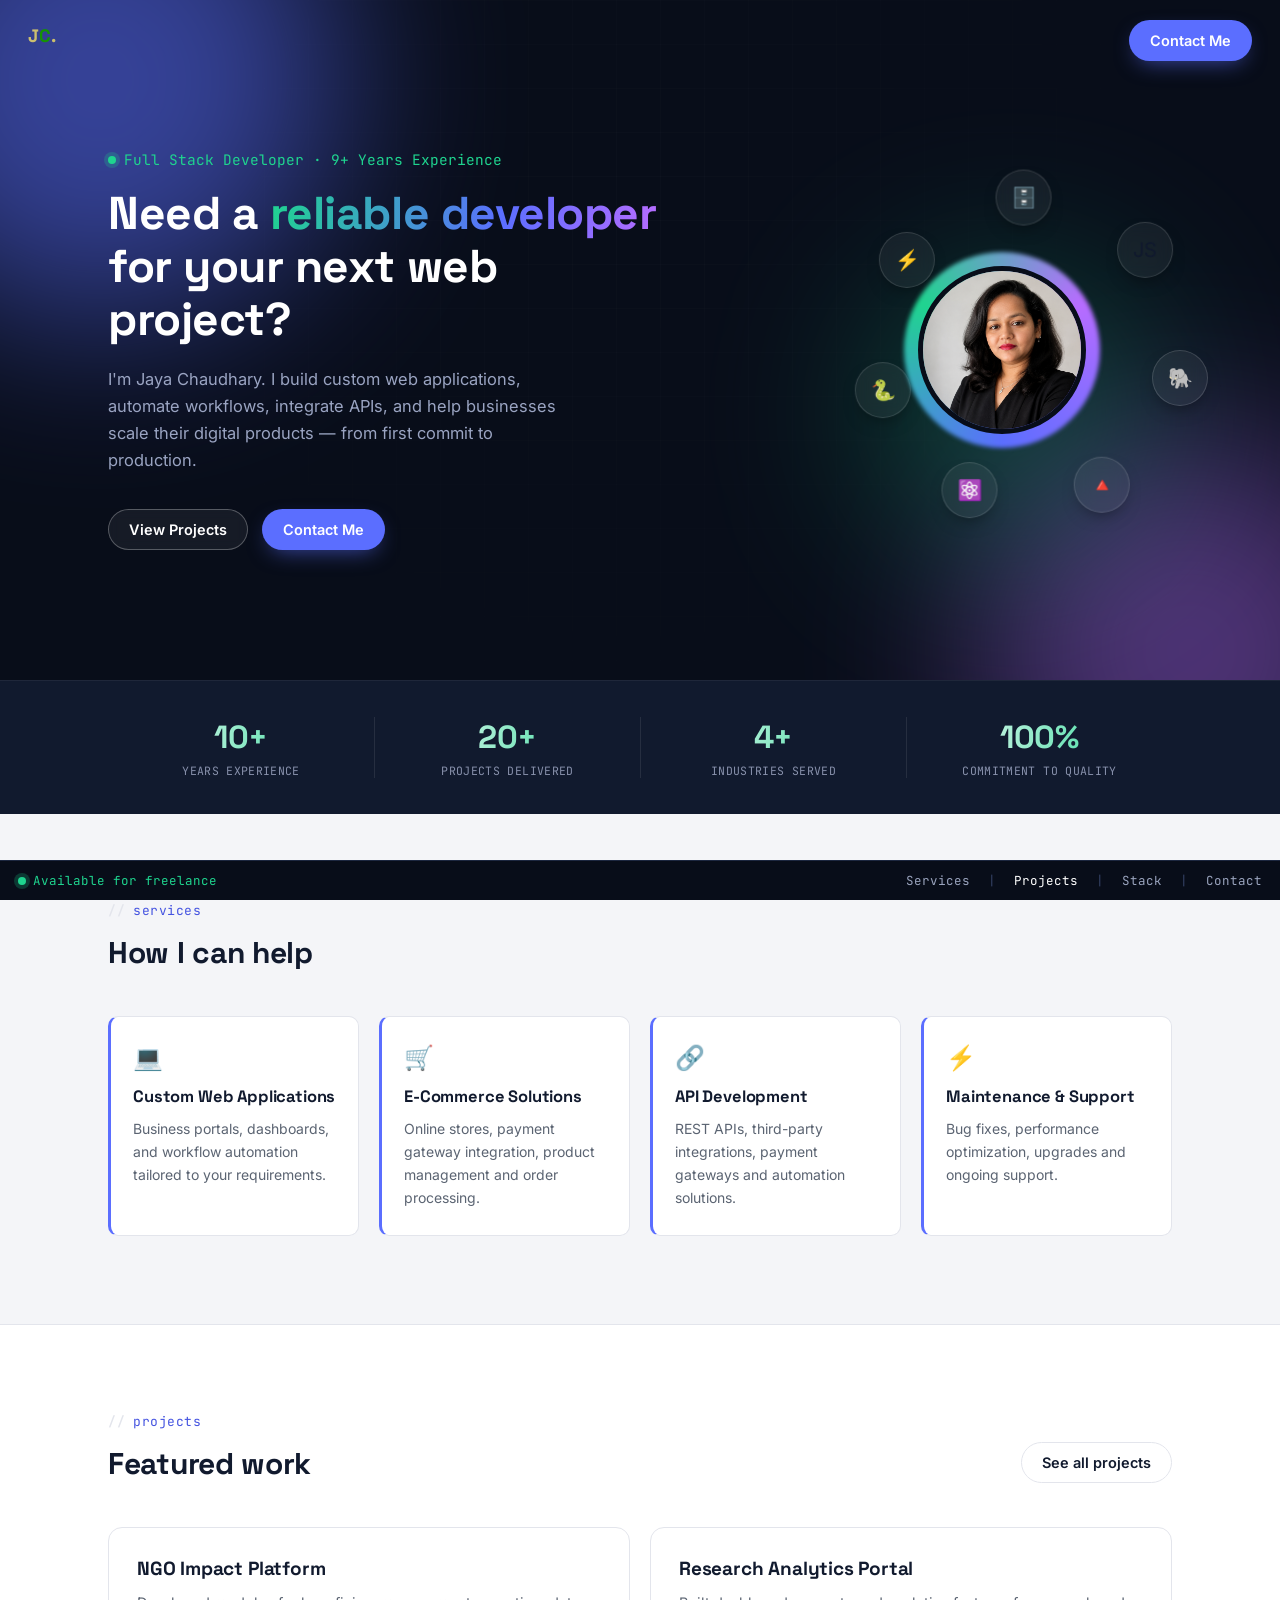
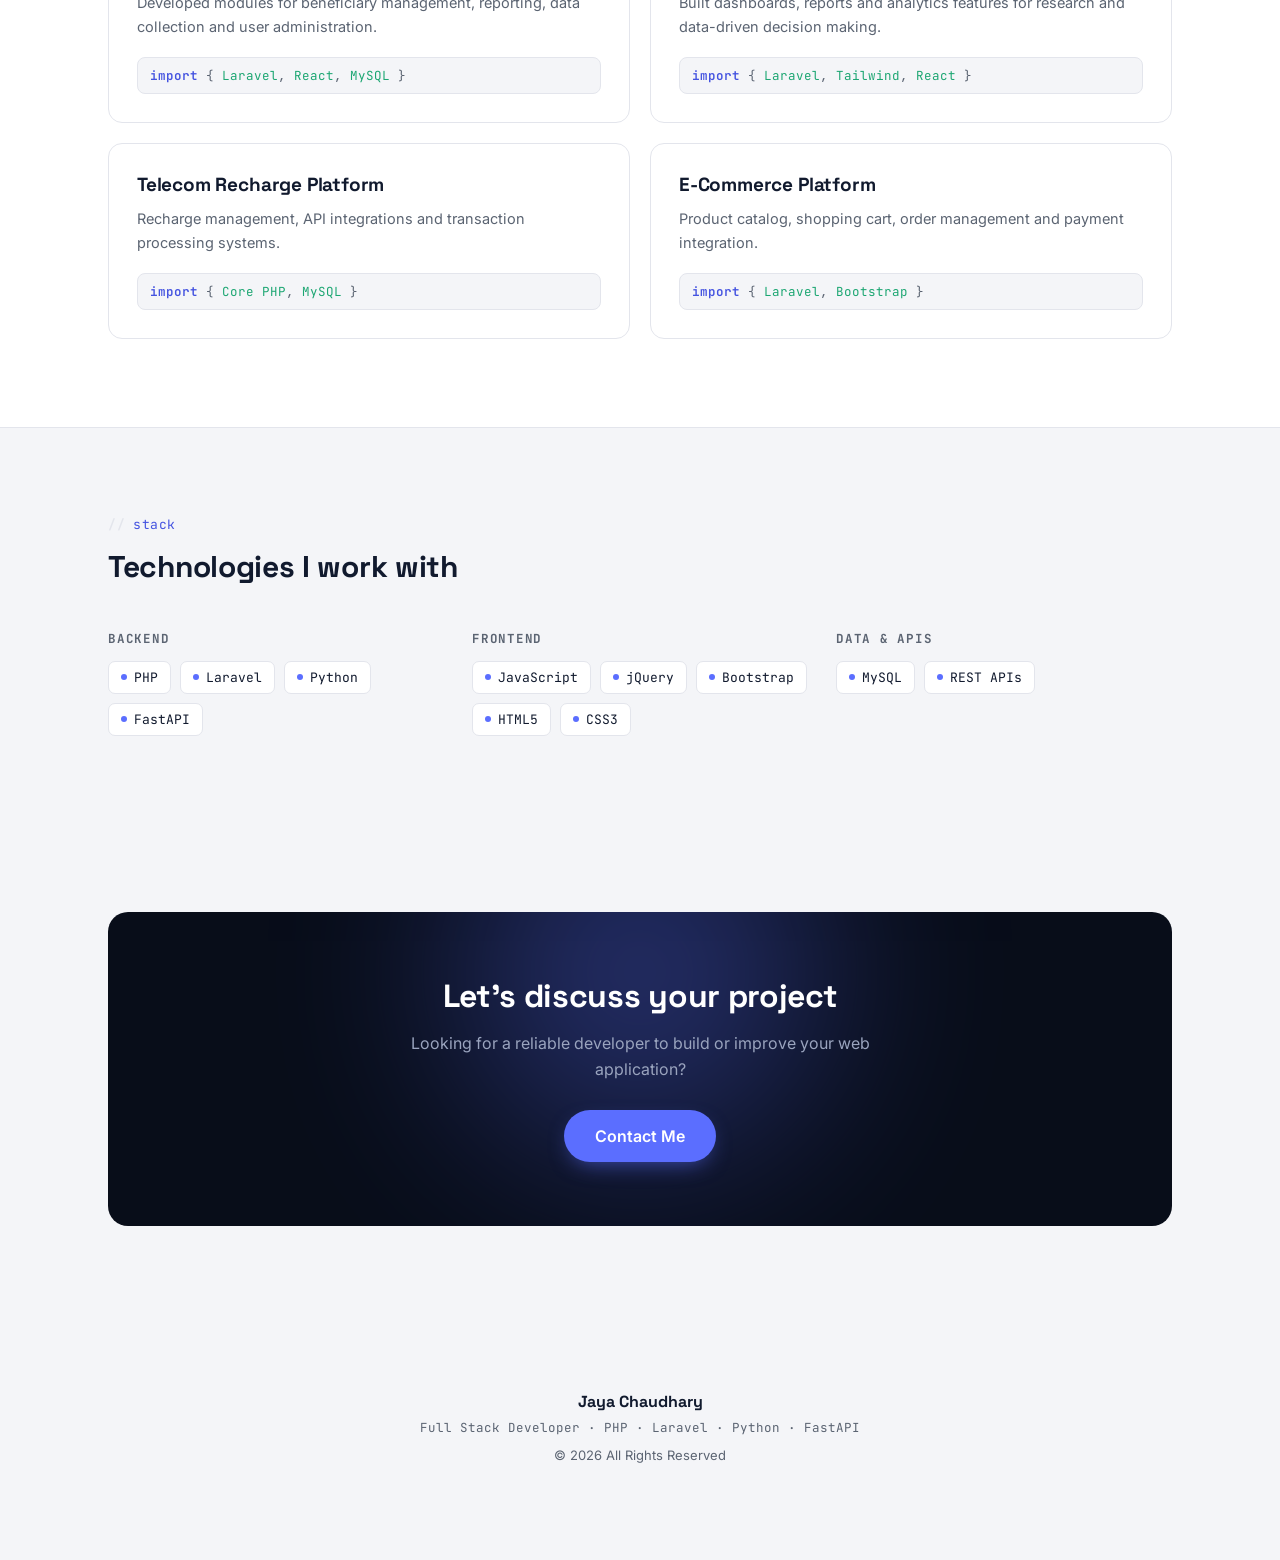
<file: index.html>
<!DOCTYPE html>
<html lang="en">
<head>
<meta charset="UTF-8">
<meta name="viewport" content="width=device-width, initial-scale=1.0">
<title>Jaya Chaudhary — Full Stack Developer</title>
<link rel="preconnect" href="https://fonts.googleapis.com">
<link rel="preconnect" href="https://fonts.gstatic.com" crossorigin>
<link href="https://fonts.googleapis.com/css2?family=Space+Grotesk:wght@400;500;600;700&family=Inter:wght@400;500;600;700&family=JetBrains+Mono:wght@400;500;600&display=swap" rel="stylesheet">
<link href="css/style.css" rel="stylesheet">
</head>
<body>

<div class="top-mark">J<span>C</span>.</div>
<div class="top-cta">
  <a class="btn btn-primary" href="https://wa.me/918285559359?text=Hello%20I%20want%20to%20connect" target="_blank">Contact Me</a>
</div>

<!-- HERO -->
<section class="hero dark-banner">
  <div class="blob blob-1"></div>
  <div class="blob blob-2"></div>
  <div class="blob blob-3"></div>
  <div class="grid-overlay"></div>

  <div class="wrap hero-grid">
    <div>
      <div class="role"><span class="dot-live"></span>Full Stack Developer · 9+ Years Experience</div>
      <h1>Need a <span class="grad">reliable developer</span> for your next web project?</h1>
      <p class="lead">
        I'm Jaya Chaudhary. I build custom web applications, automate workflows,
        integrate APIs, and help businesses scale their digital products —
        from first commit to production.
      </p>
      <div class="hero-ctas">
        <a class="btn btn-outline" href="projects.html">View Projects</a>
        <a class="btn btn-primary" href="https://wa.me/918285559359?text=Hello%20I%20want%20to%20connect" target="_blank">Contact Me</a>
      </div>
    </div>

    <div class="orbit-wrap">
      <div class="orbit-ring">
        <div class="icon-slot" style="--angle:0deg;">
          <div class="icon-inner"><div class="chip-badge">🐘<span class="tag">PHP</span></div></div>
        </div>
        <div class="icon-slot" style="--angle:51.4deg;">
          <div class="icon-inner"><div class="chip-badge">🔺<span class="tag">Laravel</span></div></div>
        </div>
        <div class="icon-slot" style="--angle:102.8deg;">
          <div class="icon-inner"><div class="chip-badge">⚛️<span class="tag">React</span></div></div>
        </div>
        <div class="icon-slot" style="--angle:154.2deg;">
          <div class="icon-inner"><div class="chip-badge">🐍<span class="tag">Python</span></div></div>
        </div>
        <div class="icon-slot" style="--angle:205.6deg;">
          <div class="icon-inner"><div class="chip-badge">⚡<span class="tag">FastAPI</span></div></div>
        </div>
        <div class="icon-slot" style="--angle:257deg;">
          <div class="icon-inner"><div class="chip-badge">🗄️<span class="tag">MySQL</span></div></div>
        </div>
        <div class="icon-slot" style="--angle:308.4deg;">
          <div class="icon-inner"><div class="chip-badge">JS<span class="tag">JavaScript</span></div></div>
        </div>
      </div>
      <div class="avatar-core">
        <div class="avatar-glow"></div>
        <img src="/images/profile-photo.png" alt="Jaya Chaudhary">
      </div>
    </div>
  </div>
</section>

<!-- STATS -->
<section class="stats">
  <div class="wrap">
    <div class="stat"><h3>10+</h3><div class="label">YEARS EXPERIENCE</div></div>
    <div class="stat"><h3>20+</h3><div class="label">PROJECTS DELIVERED</div></div>
    <div class="stat"><h3>4+</h3><div class="label">INDUSTRIES SERVED</div></div>
    <div class="stat"><h3>100%</h3><div class="label">COMMITMENT TO QUALITY</div></div>
  </div>
</section>

<!-- SERVICES -->
<section class="block reveal" id="services">
  <div class="wrap">
    <div class="block-head">
      <div>
        <div class="eyebrow">services</div>
        <h2>How I can help</h2>
      </div>
    </div>
    <div class="services-grid">
      <div class="service-card">
        <span class="icon">💻</span>
        <h4>Custom Web Applications</h4>
        <p>Business portals, dashboards, and workflow automation tailored to your requirements.</p>
      </div>
      <div class="service-card">
        <span class="icon">🛒</span>
        <h4>E-Commerce Solutions</h4>
        <p>Online stores, payment gateway integration, product management and order processing.</p>
      </div>
      <div class="service-card">
        <span class="icon">🔗</span>
        <h4>API Development</h4>
        <p>REST APIs, third-party integrations, payment gateways and automation solutions.</p>
      </div>
      <div class="service-card">
        <span class="icon">⚡</span>
        <h4>Maintenance & Support</h4>
        <p>Bug fixes, performance optimization, upgrades and ongoing support.</p>
      </div>
    </div>
  </div>
</section>

<!-- FEATURED PROJECTS -->
<section class="block reveal" id="projects" style="background:var(--panel); border-top:1px solid var(--border); border-bottom:1px solid var(--border);">
  <div class="wrap">
    <div class="block-head">
      <div>
        <div class="eyebrow">projects</div>
        <h2>Featured work</h2>
      </div>
      <a class="btn btn-outline on-light" href="projects.html">See all projects</a>
    </div>
    <div class="projects-grid">
      <div class="project-card">
        <h3>NGO Impact Platform</h3>
        <p>Developed modules for beneficiary management, reporting, data collection and user administration.</p>
        <div class="import-line"><span class="kw">import</span> { <span class="mod">Laravel</span>, <span class="mod">React</span>, <span class="mod">MySQL</span> }</div>
      </div>
      <div class="project-card">
        <h3>Research Analytics Portal</h3>
        <p>Built dashboards, reports and analytics features for research and data-driven decision making.</p>
        <div class="import-line"><span class="kw">import</span> { <span class="mod">Laravel</span>, <span class="mod">Tailwind</span>, <span class="mod">React</span> }</div>
      </div>
      <div class="project-card">
        <h3>Telecom Recharge Platform</h3>
        <p>Recharge management, API integrations and transaction processing systems.</p>
        <div class="import-line"><span class="kw">import</span> { <span class="mod">Core PHP</span>, <span class="mod">MySQL</span> }</div>
      </div>
      <div class="project-card">
        <h3>E-Commerce Platform</h3>
        <p>Product catalog, shopping cart, order management and payment integration.</p>
        <div class="import-line"><span class="kw">import</span> { <span class="mod">Laravel</span>, <span class="mod">Bootstrap</span> }</div>
      </div>
    </div>
  </div>
</section>

<!-- STACK -->
<section class="block reveal" id="stack">
  <div class="wrap">
    <div class="block-head">
      <div>
        <div class="eyebrow">stack</div>
        <h2>Technologies I work with</h2>
      </div>
    </div>
    <div class="stack-groups">
      <div class="stack-group">
        <h4>Backend</h4>
        <div class="chip-row">
          <span class="chip">PHP</span>
          <span class="chip">Laravel</span>
          <span class="chip">Python</span>
          <span class="chip">FastAPI</span>
        </div>
      </div>
      <div class="stack-group">
        <h4>Frontend</h4>
        <div class="chip-row">
          <span class="chip">JavaScript</span>
          <span class="chip">jQuery</span>
          <span class="chip">Bootstrap</span>
          <span class="chip">HTML5</span>
          <span class="chip">CSS3</span>
        </div>
      </div>
      <div class="stack-group">
        <h4>Data & APIs</h4>
        <div class="chip-row">
          <span class="chip">MySQL</span>
          <span class="chip">REST APIs</span>
        </div>
      </div>
    </div>
  </div>
</section>

<!-- CTA -->
<section class="block reveal">
  <div class="wrap">
    <div class="cta-block">
      <h2>Let's discuss your project</h2>
      <p>Looking for a reliable developer to build or improve your web application?</p>
      <a class="btn btn-primary btn-lg" href="https://wa.me/918285559359?text=Hello%20I%20want%20to%20connect" target="_blank">Contact Me</a>
    </div>
  </div>
</section>

<footer>
  <div class="wrap">
    <h5>Jaya Chaudhary</h5>
    <p class="stack-line mono">Full Stack Developer · PHP · Laravel · Python · FastAPI</p>
    <p>© 2026 All Rights Reserved</p>
  </div>
</footer>

<!-- STATUS BAR (nav) -->
<div class="status-bar">
  <div class="status-left">
    <span class="live"><span class="dot-live"></span>Available for freelance</span>
  </div>
  <div class="status-right">
    <a href="#services" class="hide-mobile">Services</a>
    <span class="status-sep hide-mobile">|</span>
    <a href="#projects" class="active">Projects</a>
    <span class="status-sep">|</span>
    <a href="#stack" class="hide-mobile">Stack</a>
    <span class="status-sep hide-mobile">|</span>
    <a href="https://wa.me/918285559359?text=Hello%20I%20want%20to%20connect" target="_blank">Contact</a>
  </div>
</div>

<script src="js/script.js"></script>
</body>
</html>
</file>
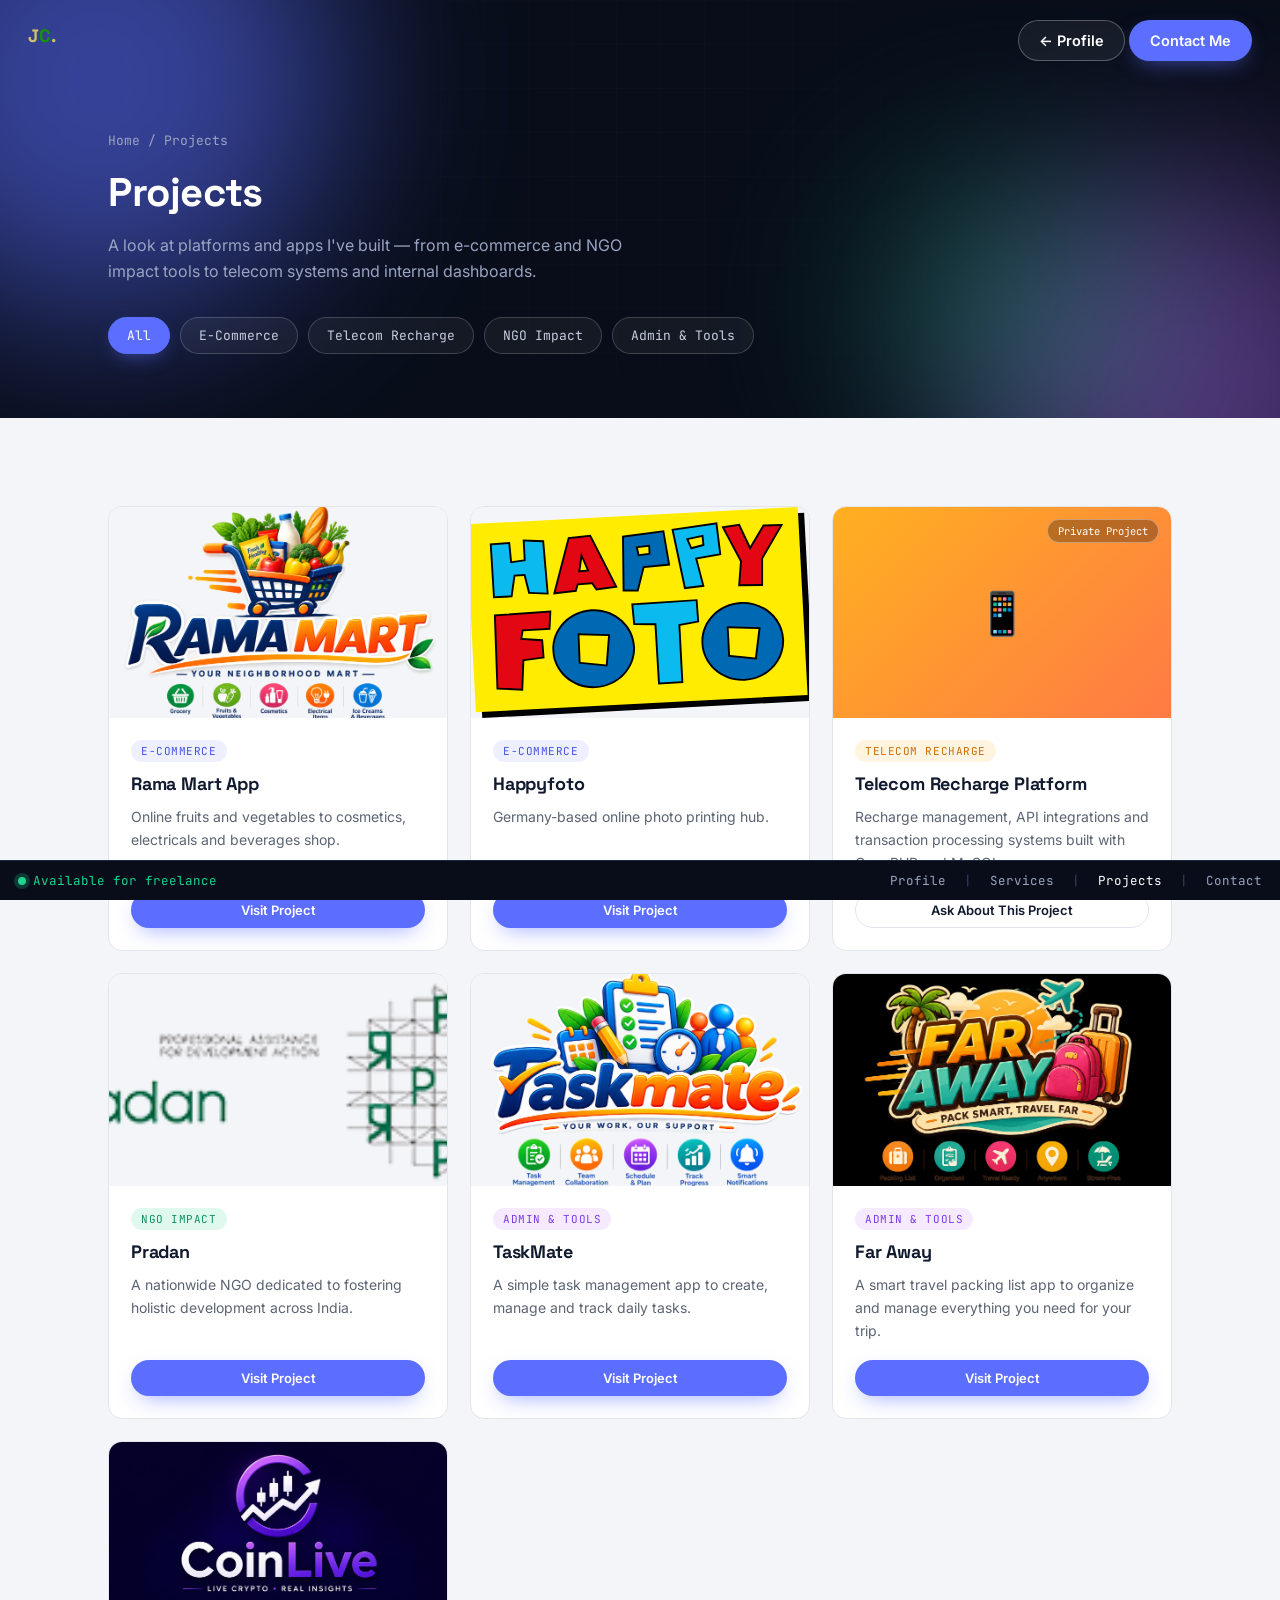
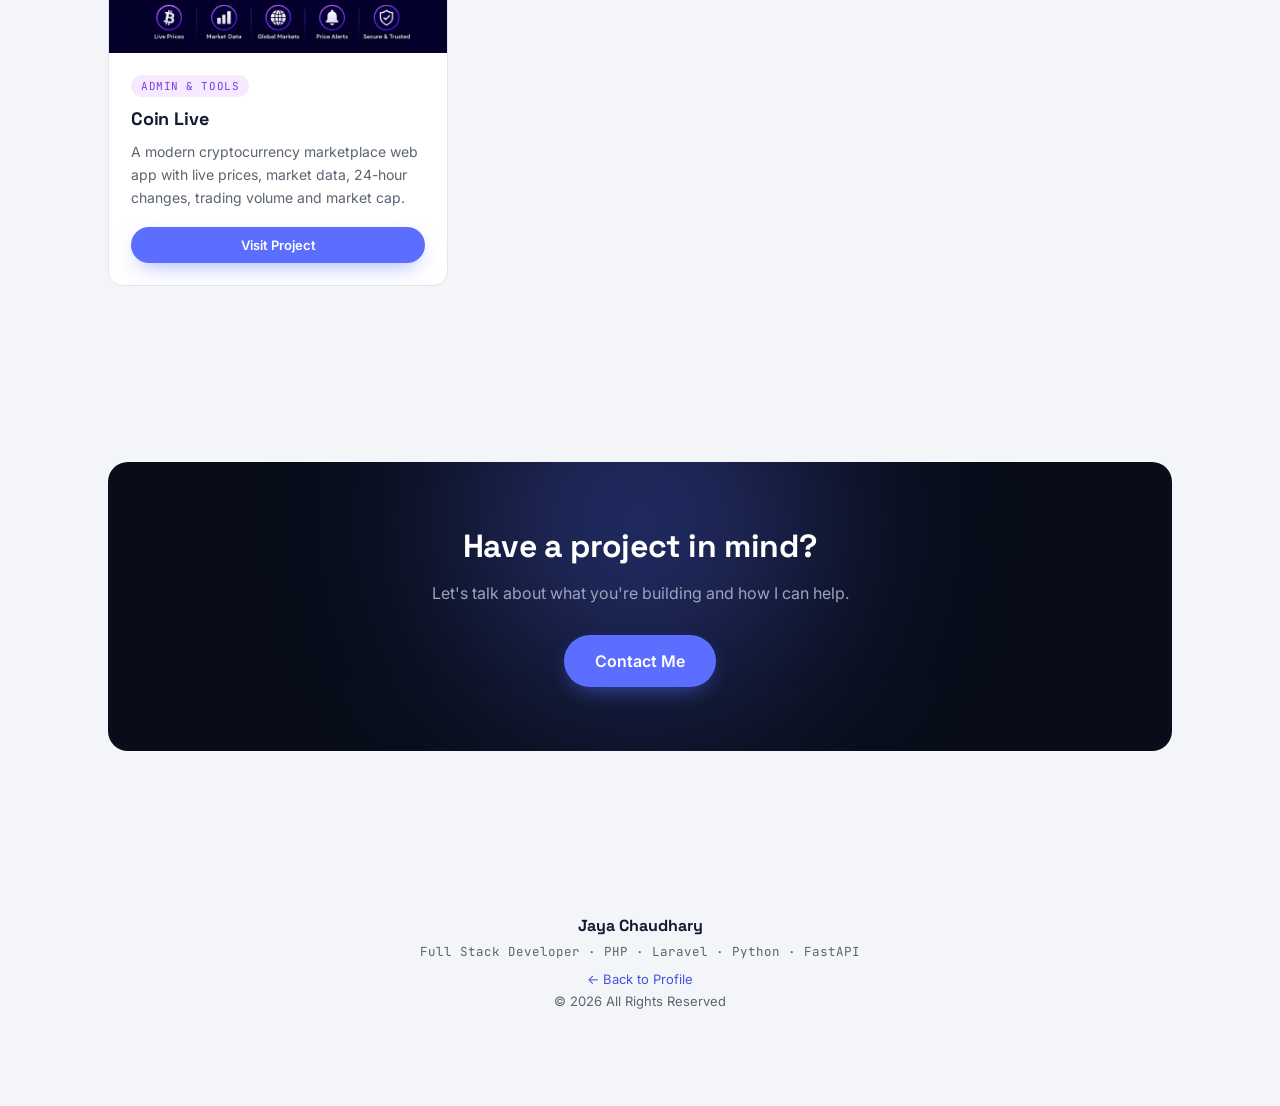
<file: projects.html>
<!DOCTYPE html>
<html lang="en">
<head>
<meta charset="UTF-8">
<meta name="viewport" content="width=device-width, initial-scale=1.0">
<title>Projects — Jaya Chaudhary</title>
<link rel="preconnect" href="https://fonts.googleapis.com">
<link rel="preconnect" href="https://fonts.gstatic.com" crossorigin>
<link href="https://fonts.googleapis.com/css2?family=Space+Grotesk:wght@400;500;600;700&family=Inter:wght@400;500;600;700&family=JetBrains+Mono:wght@400;500;600&display=swap" rel="stylesheet">
<link href="css/style.css" rel="stylesheet">
</head>
<body>

<a class="top-mark" href="index.html">J<span>C</span>.</a>
<div class="top-cta">
  <a class="btn btn-outline" href="index.html">← Profile</a>
  <a class="btn btn-primary" href="https://wa.me/918285559359?text=Hello%20I%20want%20to%20connect" target="_blank">Contact Me</a>
</div>

<!-- PAGE BANNER -->
<section class="hero-sm dark-banner">
  <div class="blob blob-1"></div>
  <div class="blob blob-2"></div>
  <div class="blob blob-3"></div>
  <div class="grid-overlay"></div>

  <div class="wrap">
    <div class="breadcrumb-line"><a href="index.html">Home</a> <span>/</span> <span>Projects</span></div>
    <h1>Projects</h1>
    <p class="lead">A look at platforms and apps I've built — from e-commerce and NGO impact tools to telecom systems and internal dashboards.</p>

    <div class="filter-bar">
      <button class="filter-pill active" data-tab="all">All</button>
      <button class="filter-pill" data-tab="ecommerce">E-Commerce</button>
      <button class="filter-pill" data-tab="telecom">Telecom Recharge</button>
      <button class="filter-pill" data-tab="ngo">NGO Impact</button>
      <button class="filter-pill" data-tab="admin">Admin & Tools</button>
    </div>
  </div>
</section>

<!-- PROJECTS -->
<section class="block">
  <div class="wrap">

    <!-- ALL -->
    <div class="projects-page-grid is-active" id="panel-all">

      <div class="proj-card">
        <img src="images/project1.png" class="proj-thumb" alt="Rama Mart App">
        <div class="proj-body">
          <span class="proj-cat cat-ecommerce">E-Commerce</span>
          <h3>Rama Mart App</h3>
          <p>Online fruits and vegetables to cosmetics, electricals and beverages shop.</p>
          <div class="proj-actions">
            <a class="btn btn-primary btn-sm btn-block" href="https://rama-mart.vercel.app/" target="_blank">Visit Project</a>
          </div>
        </div>
      </div>

      <div class="proj-card">
        <img src="images/project6.svg" class="proj-thumb" alt="Happyfoto">
        <div class="proj-body">
          <span class="proj-cat cat-ecommerce">E-Commerce</span>
          <h3>Happyfoto</h3>
          <p>Germany-based online photo printing hub.</p>
          <div class="proj-actions">
            <a class="btn btn-primary btn-sm btn-block" href="https://www.happyfoto.at/" target="_blank">Visit Project</a>
          </div>
        </div>
      </div>

      <div class="proj-card">
        <div class="proj-thumb-fallback fb-telecom">📱<span class="proj-badge">Private Project</span></div>
        <div class="proj-body">
          <span class="proj-cat cat-telecom">Telecom Recharge</span>
          <h3>Telecom Recharge Platform</h3>
          <p>Recharge management, API integrations and transaction processing systems built with Core PHP and MySQL.</p>
          <div class="proj-actions">
            <a class="btn btn-outline on-light btn-sm btn-block" href="https://wa.me/918285559359?text=Hi%2C%20I%27d%20like%20to%20know%20more%20about%20the%20Telecom%20Recharge%20Platform%20project" target="_blank">Ask About This Project</a>
          </div>
        </div>
      </div>

      <div class="proj-card">
        <img src="images/project5.png" class="proj-thumb" alt="Pradan">
        <div class="proj-body">
          <span class="proj-cat cat-ngo">NGO Impact</span>
          <h3>Pradan</h3>
          <p>A nationwide NGO dedicated to fostering holistic development across India.</p>
          <div class="proj-actions">
            <a class="btn btn-primary btn-sm btn-block" href="https://www.pradan.net/" target="_blank">Visit Project</a>
          </div>
        </div>
      </div>

      <div class="proj-card">
        <img src="images/project2.png" class="proj-thumb" alt="TaskMate">
        <div class="proj-body">
          <span class="proj-cat cat-admin">Admin & Tools</span>
          <h3>TaskMate</h3>
          <p>A simple task management app to create, manage and track daily tasks.</p>
          <div class="proj-actions">
            <a class="btn btn-primary btn-sm btn-block" href="https://techjayachaudhary.github.io/taskmate/" target="_blank">Visit Project</a>
          </div>
        </div>
      </div>

      <div class="proj-card">
        <img src="images/project3.png" class="proj-thumb" alt="Far Away">
        <div class="proj-body">
          <span class="proj-cat cat-admin">Admin & Tools</span>
          <h3>Far Away</h3>
          <p>A smart travel packing list app to organize and manage everything you need for your trip.</p>
          <div class="proj-actions">
            <a class="btn btn-primary btn-sm btn-block" href="https://techjayachaudhary.github.io/travel-list/" target="_blank">Visit Project</a>
          </div>
        </div>
      </div>

      <div class="proj-card">
        <img src="images/project4.png" class="proj-thumb" alt="Coin Live">
        <div class="proj-body">
          <span class="proj-cat cat-admin">Admin & Tools</span>
          <h3>Coin Live</h3>
          <p>A modern cryptocurrency marketplace web app with live prices, market data, 24-hour changes, trading volume and market cap.</p>
          <div class="proj-actions">
            <a class="btn btn-primary btn-sm btn-block" href="https://techjayachaudhary.github.io/CoinLive/" target="_blank">Visit Project</a>
          </div>
        </div>
      </div>

    </div>

    <!-- E-COMMERCE -->
    <div class="projects-page-grid" id="panel-ecommerce">

      <div class="proj-card">
        <img src="images/project1.png" class="proj-thumb" alt="Rama Mart App">
        <div class="proj-body">
          <span class="proj-cat cat-ecommerce">E-Commerce</span>
          <h3>Rama Mart App</h3>
          <p>Online fruits and vegetables to cosmetics, electricals and beverages shop.</p>
          <div class="proj-actions">
            <a class="btn btn-primary btn-sm btn-block" href="https://rama-mart.vercel.app/" target="_blank">Visit Project</a>
          </div>
        </div>
      </div>

      <div class="proj-card">
        <img src="images/project6.svg" class="proj-thumb" alt="Happyfoto">
        <div class="proj-body">
          <span class="proj-cat cat-ecommerce">E-Commerce</span>
          <h3>Happyfoto</h3>
          <p>Germany-based online photo printing hub.</p>
          <div class="proj-actions">
            <a class="btn btn-primary btn-sm btn-block" href="https://www.happyfoto.at/" target="_blank">Visit Project</a>
          </div>
        </div>
      </div>

    </div>

    <!-- TELECOM RECHARGE -->
    <div class="projects-page-grid" id="panel-telecom">

      <div class="proj-card">
        <div class="proj-thumb-fallback fb-telecom">📱<span class="proj-badge">Private Project</span></div>
        <div class="proj-body">
          <span class="proj-cat cat-telecom">Telecom Recharge</span>
          <h3>Telecom Recharge Platform</h3>
          <p>Recharge management, API integrations and transaction processing systems built with Core PHP and MySQL.</p>
          <div class="proj-actions">
            <a class="btn btn-outline on-light btn-sm btn-block" href="https://wa.me/918285559359?text=Hi%2C%20I%27d%20like%20to%20know%20more%20about%20the%20Telecom%20Recharge%20Platform%20project" target="_blank">Ask About This Project</a>
          </div>
        </div>
      </div>

    </div>

    <!-- NGO IMPACT -->
    <div class="projects-page-grid" id="panel-ngo">

      <div class="proj-card">
        <img src="images/project5.png" class="proj-thumb" alt="Pradan">
        <div class="proj-body">
          <span class="proj-cat cat-ngo">NGO Impact</span>
          <h3>Pradan</h3>
          <p>A nationwide NGO dedicated to fostering holistic development across India.</p>
          <div class="proj-actions">
            <a class="btn btn-primary btn-sm btn-block" href="https://www.pradan.net/" target="_blank">Visit Project</a>
          </div>
        </div>
      </div>

    </div>

    <!-- ADMIN & TOOLS -->
    <div class="projects-page-grid" id="panel-admin">

      <div class="proj-card">
        <img src="images/project2.png" class="proj-thumb" alt="TaskMate">
        <div class="proj-body">
          <span class="proj-cat cat-admin">Admin & Tools</span>
          <h3>TaskMate</h3>
          <p>A simple task management app to create, manage and track daily tasks.</p>
          <div class="proj-actions">
            <a class="btn btn-primary btn-sm btn-block" href="https://techjayachaudhary.github.io/taskmate/" target="_blank">Visit Project</a>
          </div>
        </div>
      </div>

      <div class="proj-card">
        <img src="images/project3.png" class="proj-thumb" alt="Far Away">
        <div class="proj-body">
          <span class="proj-cat cat-admin">Admin & Tools</span>
          <h3>Far Away</h3>
          <p>A smart travel packing list app to organize and manage everything you need for your trip.</p>
          <div class="proj-actions">
            <a class="btn btn-primary btn-sm btn-block" href="https://techjayachaudhary.github.io/travel-list/" target="_blank">Visit Project</a>
          </div>
        </div>
      </div>

      <div class="proj-card">
        <img src="images/project4.png" class="proj-thumb" alt="Coin Live">
        <div class="proj-body">
          <span class="proj-cat cat-admin">Admin & Tools</span>
          <h3>Coin Live</h3>
          <p>A modern cryptocurrency marketplace web app with live prices, market data, 24-hour changes, trading volume and market cap.</p>
          <div class="proj-actions">
            <a class="btn btn-primary btn-sm btn-block" href="https://techjayachaudhary.github.io/CoinLive/" target="_blank">Visit Project</a>
          </div>
        </div>
      </div>

    </div>

  </div>
</section>

<!-- CTA -->
<section class="block reveal">
  <div class="wrap">
    <div class="cta-block">
      <h2>Have a project in mind?</h2>
      <p>Let's talk about what you're building and how I can help.</p>
      <a class="btn btn-primary btn-lg" href="https://wa.me/918285559359?text=Hello%20I%20want%20to%20connect" target="_blank">Contact Me</a>
    </div>
  </div>
</section>

<footer>
  <div class="wrap">
    <h5>Jaya Chaudhary</h5>
    <p class="stack-line mono">Full Stack Developer · PHP · Laravel · Python · FastAPI</p>
    <p><a href="index.html" style="color:var(--accent-dim);">← Back to Profile</a></p>
    <p>© 2026 All Rights Reserved</p>
  </div>
</footer>

<!-- STATUS BAR (nav) -->
<div class="status-bar">
  <div class="status-left">
    <span class="live"><span class="dot-live"></span>Available for freelance</span>
  </div>
  <div class="status-right">
    <a href="index.html" class="hide-mobile">Profile</a>
    <span class="status-sep hide-mobile">|</span>
    <a href="index.html#services" class="hide-mobile">Services</a>
    <span class="status-sep hide-mobile">|</span>
    <a href="projects.html" class="active">Projects</a>
    <span class="status-sep">|</span>
    <a href="https://wa.me/918285559359?text=Hello%20I%20want%20to%20connect" target="_blank">Contact</a>
  </div>
</div>

<script src="js/script.js"></script>
</body>
</html>
</file>
<file: css/style.css>
/* =========================================================
   Jaya Chaudhary — shared site styles (index.html + projects.html)
   ========================================================= */

:root{
  --ink:#080D19;
  --ink-soft:#111A2E;
  --paper:#F4F5F8;
  --panel:#FFFFFF;
  --accent:#5B6EFF;
  --accent-dim:#4453E0;
  --accent2:#1FD48F;
  --violet:#B76CFF;
  --amber:#FFB020;
  --muted:#5B6472;
  --border:#E3E5EC;
  --radius:14px;
}

*{box-sizing:border-box;}
html{scroll-behavior:smooth;}
body{
  margin:0; background:var(--paper); color:var(--ink-soft);
  font-family:'Inter',sans-serif; padding-bottom:64px; overflow-x:hidden;
}
h1,h2,h3,h4{font-family:'Space Grotesk',sans-serif; margin:0; letter-spacing:-0.01em;}
p{margin:0; color:var(--muted); line-height:1.65;}
a{color:inherit; text-decoration:none;}
img{max-width:100%; display:block;}
.mono{font-family:'JetBrains Mono',monospace;}
.wrap{max-width:1120px; margin:0 auto; padding:0 28px;}
.eyebrow{
  font-family:'JetBrains Mono',monospace; font-size:13px; color:var(--accent-dim);
  letter-spacing:.04em; display:flex; align-items:center; gap:8px; margin-bottom:14px;
}
.eyebrow::before{content:"//"; color:var(--border); font-weight:600;}
:focus-visible{outline:2px solid var(--accent); outline-offset:3px;}

/* reveal on scroll */
.reveal{opacity:0; transform:translateY(22px); transition:opacity .7s ease, transform .7s ease;}
.reveal.in{opacity:1; transform:translateY(0);}

/* ---------- top mark / top cta ---------- */
.top-mark{
  position:fixed; top:24px; left:28px; z-index:40; font-family:'Space Grotesk',sans-serif;
  font-weight:700; font-size:18px; color:#fff; mix-blend-mode:difference;
}
.top-mark span{color:var(--accent2);}
.top-cta{position:fixed; top:20px; right:28px; z-index:40;}

.btn{
  display:inline-flex; align-items:center; gap:8px; font-family:'Inter',sans-serif;
  font-weight:600; font-size:14.5px; padding:11px 20px; border-radius:999px;
  border:1.5px solid transparent; cursor:pointer;
  transition:transform .15s ease, box-shadow .15s ease, background .15s ease, border-color .15s ease;
}
.btn-primary{background:var(--accent); color:#fff; box-shadow:0 8px 22px -8px rgba(91,110,255,.65);}
.btn-primary:hover{background:var(--accent-dim); transform:translateY(-2px);}
.btn-outline{border-color:rgba(255,255,255,.28); background:rgba(255,255,255,.06); color:#fff; backdrop-filter:blur(6px);}
.btn-outline:hover{border-color:var(--accent2); color:var(--accent2); transform:translateY(-2px);}
.btn-outline.on-light{border-color:var(--border); background:var(--panel); color:var(--ink-soft);}
.btn-outline.on-light:hover{border-color:var(--accent); color:var(--accent-dim);}
.btn-sm{padding:9px 16px; font-size:13px;}
.btn-lg{padding:15px 30px; font-size:16px;}
.btn-block{width:100%; justify-content:center;}

/* ---------- dark banner base (used by full hero + small page banner) ---------- */
.dark-banner{
  position:relative; background:var(--ink); overflow:hidden;
}
.blob{position:absolute; border-radius:50%; filter:blur(90px); opacity:.55; pointer-events:none;}
.blob-1{width:480px; height:480px; background:var(--accent); top:-160px; left:-140px;}
.blob-2{width:420px; height:420px; background:var(--violet); bottom:-180px; right:-120px; opacity:.4;}
.blob-3{width:280px; height:280px; background:var(--accent2); top:40%; right:10%; opacity:.28;}
.grid-overlay{
  position:absolute; inset:0; opacity:.35;
  background-image:linear-gradient(rgba(255,255,255,.045) 1px, transparent 1px),
                    linear-gradient(90deg, rgba(255,255,255,.045) 1px, transparent 1px);
  background-size:44px 44px;
  mask-image:radial-gradient(circle at 50% 30%, #000 0%, transparent 70%);
}

/* ---------- home hero ---------- */
.hero{padding:150px 0 130px;}
.hero-grid{position:relative; z-index:2; display:grid; grid-template-columns:1fr auto; gap:56px; align-items:center;}
.hero .role{
  font-family:'JetBrains Mono',monospace; font-size:14.5px; color:var(--accent2);
  margin-bottom:18px; display:flex; align-items:center; gap:8px;
}
.dot-live{width:8px; height:8px; border-radius:50%; background:var(--accent2); box-shadow:0 0 0 4px rgba(31,212,143,.22);}
.hero h1{font-size:46px; line-height:1.15; font-weight:700; color:#fff; max-width:560px;}
.hero h1 .grad{
  background:linear-gradient(100deg, var(--accent2), var(--accent) 60%, var(--violet));
  -webkit-background-clip:text; background-clip:text; color:transparent;
}
.hero p.lead{font-size:16.5px; max-width:460px; margin-top:20px; color:#9AA4C2;}
.hero-ctas{display:flex; gap:14px; margin-top:34px;}

/* orbit avatar */
.orbit-wrap{position:relative; width:340px; height:340px; display:flex; align-items:center; justify-content:center;}
.avatar-core{position:relative; width:168px; height:168px; z-index:3;}
.avatar-glow{
  position:absolute; inset:-14px; border-radius:50%;
  background:conic-gradient(from 180deg, var(--accent), var(--accent2), var(--violet), var(--accent));
  filter:blur(2px); animation:hueSpin 8s linear infinite;
}
@keyframes hueSpin{ to{ transform:rotate(360deg); } }
.avatar-core img{
  position:relative; width:100%; height:100%; border-radius:50%; object-fit:cover; display:block;
  border:5px solid var(--ink); z-index:2;
}
.orbit-ring{ position:absolute; inset:0; animation:spin 26s linear infinite; transition:animation-duration .4s ease; }
@keyframes spin{ to{ transform:rotate(360deg); } }
.icon-slot{
  position:absolute; top:50%; left:50%; width:0; height:0; --radius:150px;
  transform:translate(-50%,-50%) rotate(var(--angle)) translateX(var(--radius));
  transition:transform .4s ease;
}
.icon-inner{
  transform:rotate(calc(-1 * var(--angle)));
  animation:spinReverse 26s linear infinite;
  transition:animation-duration .4s ease;
}
@keyframes spinReverse{ to{ transform:rotate(calc(-1 * var(--angle) - 360deg)); } }
.chip-badge{
  width:56px; height:56px; border-radius:50%;
  background:rgba(255,255,255,.06); border:1px solid rgba(255,255,255,.14);
  backdrop-filter:blur(8px);
  display:flex; align-items:center; justify-content:center; flex-direction:column;
  font-size:20px; box-shadow:0 8px 18px -8px rgba(0,0,0,.5);
  transition:transform .25s ease, background .25s ease, box-shadow .25s ease;
  position:relative;
}
.chip-badge .tag{
  position:absolute; bottom:-22px; left:50%; transform:translateX(-50%);
  font-family:'JetBrains Mono',monospace; font-size:10px; color:#9AA4C2;
  white-space:nowrap; opacity:0; transition:opacity .2s ease;
}
.chip-badge:hover{ transform:scale(1.18); background:rgba(255,255,255,.14); box-shadow:0 0 24px -4px var(--accent2); }
.chip-badge:hover .tag{opacity:1;}
.orbit-wrap:hover .orbit-ring{animation-duration:9s;}
.orbit-wrap:hover .icon-inner{animation-duration:9s;}
.orbit-wrap:hover .icon-slot{--radius:172px;}
.orbit-wrap:hover .avatar-glow{animation-duration:3s;}

/* ---------- small page banner (projects.html etc) ---------- */
.hero-sm{padding:132px 0 64px;}
.breadcrumb-line{
  font-family:'JetBrains Mono',monospace; font-size:13px; color:#9AA4C2;
  display:flex; gap:8px; align-items:center; margin-bottom:18px; position:relative; z-index:2;
}
.breadcrumb-line a{color:#9AA4C2; transition:color .15s ease;}
.breadcrumb-line a:hover{color:var(--accent2);}
.hero-sm h1{position:relative; z-index:2; color:#fff; font-size:40px;}
.hero-sm p.lead{position:relative; z-index:2; color:#9AA4C2; max-width:540px; margin-top:14px; font-size:16px;}

/* filter pills */
.filter-bar{position:relative; z-index:2; display:flex; flex-wrap:wrap; gap:10px; margin-top:32px;}
.filter-pill{
  font-family:'JetBrains Mono',monospace; font-size:13px; padding:9px 18px; border-radius:999px;
  border:1px solid rgba(255,255,255,.18); background:rgba(255,255,255,.05); color:#C7CEE0;
  cursor:pointer; transition:all .2s ease;
}
.filter-pill:hover{border-color:var(--accent2); color:#fff;}
.filter-pill.active{
  background:var(--accent); border-color:var(--accent); color:#fff;
  box-shadow:0 8px 20px -8px rgba(91,110,255,.6);
}

/* ---------- stats ---------- */
.stats{background:var(--ink-soft); border-top:1px solid rgba(255,255,255,.06);}
.stats .wrap{display:grid; grid-template-columns:repeat(4,1fr); padding:36px 28px;}
.stat{text-align:center; padding:0 12px; border-left:1px solid rgba(255,255,255,.09);}
.stat:first-child{border-left:none;}
.stat h3{font-size:32px; background:linear-gradient(100deg,#fff,var(--accent2)); -webkit-background-clip:text; background-clip:text; color:transparent;}
.stat .label{font-family:'JetBrains Mono',monospace; font-size:11.5px; color:#8891AC; margin-top:6px; letter-spacing:.03em;}

/* ---------- sections generic ---------- */
section.block{padding:88px 0;}
.block-head{display:flex; justify-content:space-between; align-items:flex-end; margin-bottom:44px; gap:20px; flex-wrap:wrap;}
.block-head h2{font-size:30px;}

/* services */
.services-grid{display:grid; grid-template-columns:repeat(4,1fr); gap:20px;}
.service-card{
  background:var(--panel); border:1px solid var(--border); border-left:3px solid var(--accent);
  border-radius:10px; padding:26px 22px; transition:transform .22s ease, box-shadow .22s ease, border-color .22s ease;
}
.service-card:hover{transform:translateY(-6px); box-shadow:0 20px 34px -18px rgba(74,92,255,.35); border-left-color:var(--accent2);}
.service-card .icon{font-size:24px; margin-bottom:14px; display:block;}
.service-card h4{font-size:16.5px; margin-bottom:10px;}
.service-card p{font-size:14px;}

/* home "featured" project cards */
.projects-grid{display:grid; grid-template-columns:repeat(2,1fr); gap:20px;}
.project-card{
  background:var(--panel); border:1px solid var(--border); border-radius:var(--radius);
  padding:28px; transition:transform .22s ease, box-shadow .22s ease;
}
.project-card:hover{transform:translateY(-6px); box-shadow:0 22px 38px -18px rgba(11,18,32,.25);}
.project-card h3{font-size:19px; margin-bottom:10px;}
.project-card p{font-size:14.5px; margin-bottom:18px;}
.import-line{
  font-family:'JetBrains Mono',monospace; font-size:12.5px; color:var(--muted);
  background:var(--paper); border:1px solid var(--border); border-radius:8px;
  padding:9px 12px; overflow-x:auto; white-space:nowrap;
}
.import-line .kw{color:var(--accent-dim); font-weight:600;}
.import-line .mod{color:#1CA672;}

/* stack */
.stack-groups{display:grid; grid-template-columns:repeat(3,1fr); gap:28px;}
.stack-group h4{
  font-family:'JetBrains Mono',monospace; font-size:12.5px; color:var(--muted);
  text-transform:uppercase; letter-spacing:.06em; margin-bottom:14px;
}
.chip-row{display:flex; flex-wrap:wrap; gap:9px;}
.chip{
  font-family:'JetBrains Mono',monospace; font-size:13px;
  background:var(--panel); border:1px solid var(--border); border-radius:7px;
  padding:7px 12px; display:flex; align-items:center; gap:7px;
  transition:transform .18s ease, border-color .18s ease;
}
.chip:hover{transform:translateY(-3px); border-color:var(--accent);}
.chip::before{content:""; width:6px; height:6px; border-radius:50%; background:var(--accent);}

/* ---------- projects.html grid ---------- */
.projects-page-grid{display:none; grid-template-columns:repeat(3,1fr); gap:22px;}
.projects-page-grid.is-active{display:grid;}
.proj-card{
  background:var(--panel); border:1px solid var(--border); border-radius:var(--radius);
  overflow:hidden; display:flex; flex-direction:column;
  transition:transform .22s ease, box-shadow .22s ease;
}
.proj-card:hover{transform:translateY(-6px); box-shadow:0 22px 38px -18px rgba(11,18,32,.25);}
.proj-card.is-hidden{display:none;}
.proj-thumb{width:100%; aspect-ratio:16/10; object-fit:cover; background:var(--paper);}
.proj-thumb-fallback{
  width:100%; aspect-ratio:16/10; position:relative;
  display:flex; align-items:center; justify-content:center; font-size:42px;
}
.proj-thumb-fallback.fb-ecommerce{background:linear-gradient(135deg,var(--accent),var(--accent-dim));}
.proj-thumb-fallback.fb-telecom{background:linear-gradient(135deg,var(--amber),#FF7A45);}
.proj-thumb-fallback.fb-ngo{background:linear-gradient(135deg,var(--accent2),#0EA36F);}
.proj-thumb-fallback.fb-admin{background:linear-gradient(135deg,var(--violet),#7C3AED);}
.proj-badge{
  position:absolute; top:12px; right:12px; font-family:'JetBrains Mono',monospace;
  font-size:10.5px; color:#fff; background:rgba(0,0,0,.28); border:1px solid rgba(255,255,255,.35);
  padding:4px 10px; border-radius:999px; backdrop-filter:blur(4px);
}
.proj-body{padding:22px; display:flex; flex-direction:column; gap:10px; flex:1;}
.proj-cat{
  font-family:'JetBrains Mono',monospace; font-size:11px; text-transform:uppercase;
  letter-spacing:.05em; display:inline-flex; align-items:center; gap:6px;
  width:fit-content; padding:4px 10px; border-radius:999px;
}
.proj-cat.cat-ecommerce{color:var(--accent-dim); background:rgba(91,110,255,.1);}
.proj-cat.cat-telecom{color:#C9700C; background:rgba(255,176,32,.14);}
.proj-cat.cat-ngo{color:#128F63; background:rgba(31,212,143,.14);}
.proj-cat.cat-admin{color:#7C3AED; background:rgba(183,108,255,.14);}
.proj-body h3{font-size:18px;}
.proj-body p{font-size:14px; flex:1;}
.proj-actions{margin-top:8px;}

/* ---------- cta ---------- */
.cta-block{
  position:relative; background:var(--ink); border-radius:20px; padding:64px 48px; text-align:center; overflow:hidden;
}
.cta-block::before{
  content:""; position:absolute; width:360px; height:360px; border-radius:50%;
  background:var(--accent); filter:blur(100px); opacity:.35; top:-120px; left:50%; transform:translateX(-50%);
}
.cta-block h2{position:relative; color:#fff; font-size:32px; max-width:560px; margin:0 auto 14px;}
.cta-block p{position:relative; color:#9AA4BE; max-width:460px; margin:0 auto;}
.cta-block .btn-primary{position:relative; margin-top:28px;}

/* ---------- footer ---------- */
footer{padding:50px 0 30px; text-align:center;}
footer h5{font-family:'Space Grotesk',sans-serif; font-size:16px; margin-bottom:6px;}
footer p{font-size:13px; color:var(--muted);}
footer .stack-line{font-family:'JetBrains Mono',monospace; font-size:12.5px; margin:6px 0;}

/* ---------- status bar (fixed bottom nav) ---------- */
.status-bar{
  position:fixed; bottom:0; left:0; right:0; z-index:50; background:var(--ink); color:#C7CEE0;
  display:flex; align-items:center; justify-content:space-between; padding:0 18px; height:40px;
  font-family:'JetBrains Mono',monospace; font-size:12.5px; border-top:1px solid #1C2740;
}
.status-left, .status-right{display:flex; align-items:center; gap:18px;}
.status-left .live{display:flex; align-items:center; gap:7px; color:var(--accent2);}
.status-bar a{color:#9AA4BE; transition:color .15s ease;}
.status-bar a:hover, .status-bar a.active{color:#fff;}
.status-sep{color:#334063;}

/* ---------- responsive ---------- */
@media (max-width: 900px){
  .hero-grid{grid-template-columns:1fr; gap:60px; text-align:center;}
  .hero h1{max-width:100%;}
  .hero p.lead{margin-left:auto; margin-right:auto;}
  .hero-ctas{justify-content:center;}
  .orbit-wrap{margin:0 auto;}
  .projects-page-grid{grid-template-columns:repeat(2,1fr);}
}
@media (max-width: 860px){
  .top-mark{top:16px; left:16px; font-size:16px;}
  .top-cta{top:14px; right:16px;}
  .top-cta .btn{padding:9px 14px; font-size:13px;}
  .hero{padding:110px 0 70px;}
  .hero h1{font-size:32px;}
  .hero-sm{padding:104px 0 50px;}
  .hero-sm h1{font-size:30px;}
  .orbit-wrap{width:280px; height:280px;}
  .avatar-core{width:130px; height:130px;}
  .icon-slot{--radius:118px;}
  .orbit-wrap:hover .icon-slot{--radius:132px;}
  .chip-badge{width:46px; height:46px; font-size:16px;}
  .stats .wrap{grid-template-columns:repeat(2,1fr); row-gap:24px;}
  .stat:nth-child(3){border-left:none;}
  .services-grid{grid-template-columns:1fr 1fr;}
  .projects-grid{grid-template-columns:1fr;}
  .projects-page-grid{grid-template-columns:1fr;}
  .stack-groups{grid-template-columns:1fr; gap:20px;}
  .cta-block{padding:44px 24px;}
  .status-bar{font-size:11px; padding:0 12px; gap:8px;}
  .status-left{gap:10px;}
  .status-right{gap:10px;}
  .status-right .hide-mobile{display:none;}
}
@media (max-width: 520px){
  .services-grid{grid-template-columns:1fr;}
}
@media (prefers-reduced-motion: reduce){
  *{animation:none !important; transition:none !important;}
}
</file>
